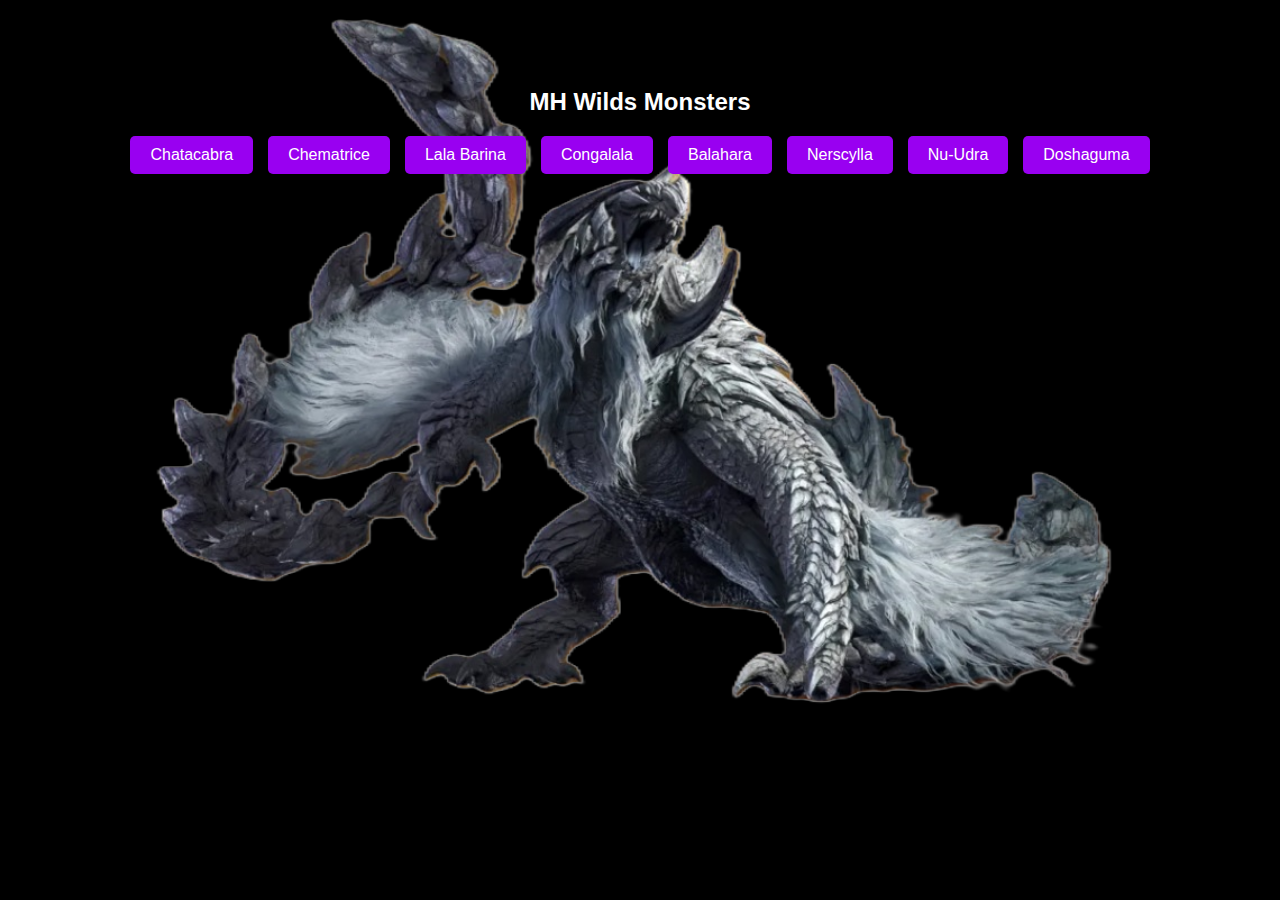
<file: index.html>
<!DOCTYPE html>
<html lang="en">
<head>
    <meta charset="UTF-8">
    <meta name="viewport" content="width=device-width, initial-scale=1.0">
    <link rel="stylesheet" href="home.css"
    <title>MH Wilds Monsters</title>
    <style>
        body {
            font-family: Arial, sans-serif;
            text-align: center;
            margin: 50px;
            color: rgb(0, 0, 0)
            
        }
        .button-container {
            display: flex;
            flex-wrap: wrap;
            justify-content: center;
            gap: 15px;
        }
        .button {
            padding: 10px 20px;
            font-size: 16px;
            background-color: #9900f1;
            color: white;
            border: none;
            border-radius: 5px;
            cursor: pointer;
            transition: background 0.3s ease;
        }
        .button:hover {
            background-color: #ff00bf;
        }
        
    </style>
</head>
<body>

    <h2>MH Wilds Monsters</h2>
    
    <div class="button-container">
        <button class="button" onclick="window.location.href='Chatacabra/chatacabra.html'">Chatacabra</button>
        <button class="button" onclick="window.location.href='Chematrice/chematrice.html'">Chematrice</button>
        <button class="button" onclick="window.location.href='Lala_Barina/lala_barina.html'">Lala Barina</button>
        <button class="button" onclick="window.location.href='Congalala/congalala.html'">Congalala</button>
        <button class="button" onclick="window.location.href='Balahara/balahara.html'">Balahara</button>
        <button class="button" onclick="window.location.href='Nerscylla/nerscylla.html'">Nerscylla</button>
        <button class="button" onclick="window.location.href='Nu_Udra/nu_udra.html'">Nu-Udra</button>
        <button class="button" onclick="window.location.href='Doshaguma/doshaguma.html'">Doshaguma</button>
    </div>

</body>
</html>
</file>
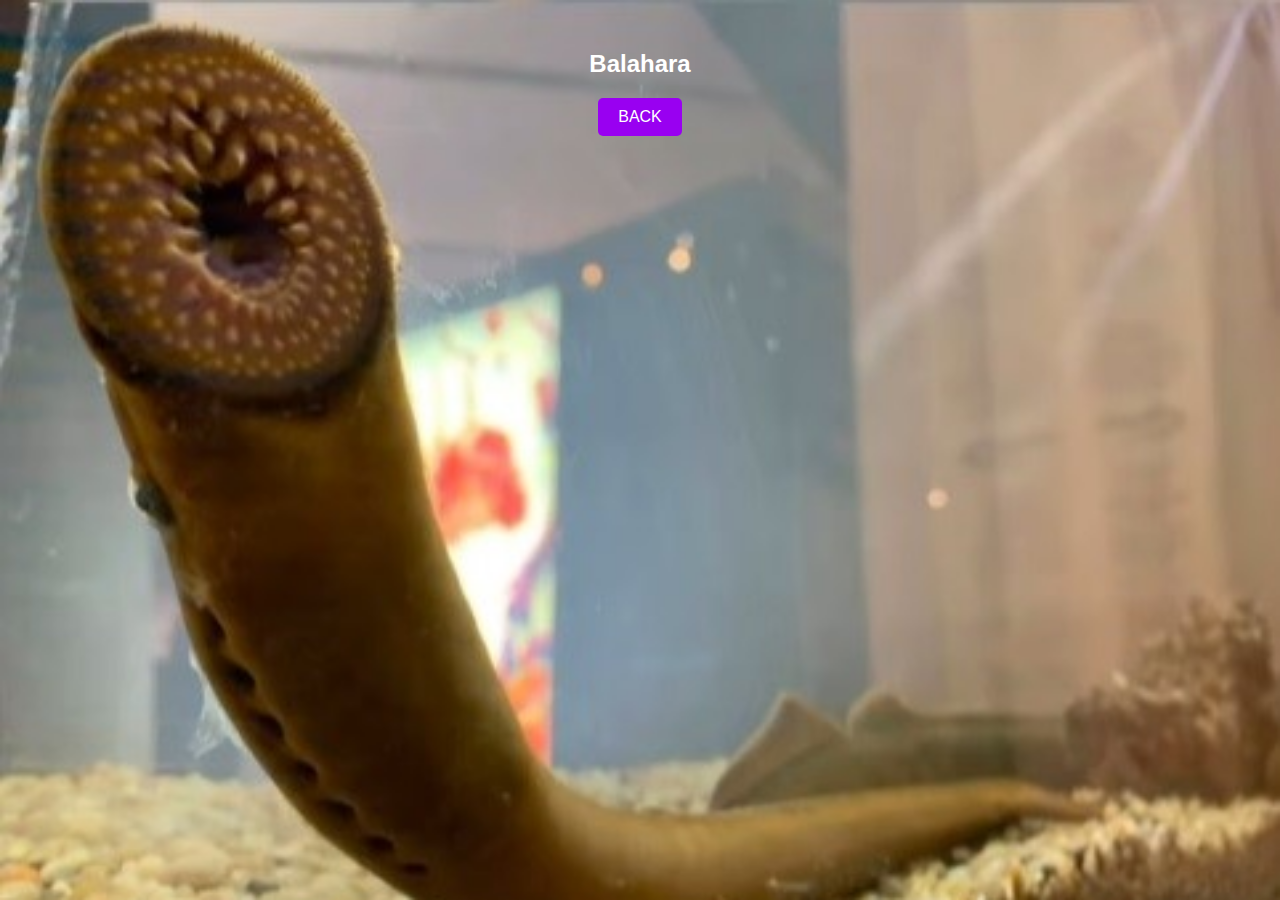
<file: Balahara/balahara.html>
<!DOCTYPE html>
<html lang="en">
<head>
    <meta charset="UTF-8">
    <meta name="viewport" content="width=device-width, initial-scale=1.0">
    <link rel="stylesheet" href="balahara.css"
    <title></title>
    <style>

        body {
            font-family: Arial, sans-serif;
            text-align: center;
            margin: 50px;
            color: rgb(0, 0, 0)
            
        } 

        .button {
            padding: 10px 20px;
            font-size: 16px;
            background-color: #9900f1;
            color: white;
            border: none;
            border-radius: 5px;
            cursor: pointer;
        }
        
        .button:hover {
            background-color: #ff00bf;
        }

    </style>
</head>
<body>

    <h2>Balahara</h2>
    <button class="button" onclick="window.location.href='/index.html'">BACK</button>
    </div>

   
</body>
</html
</file>
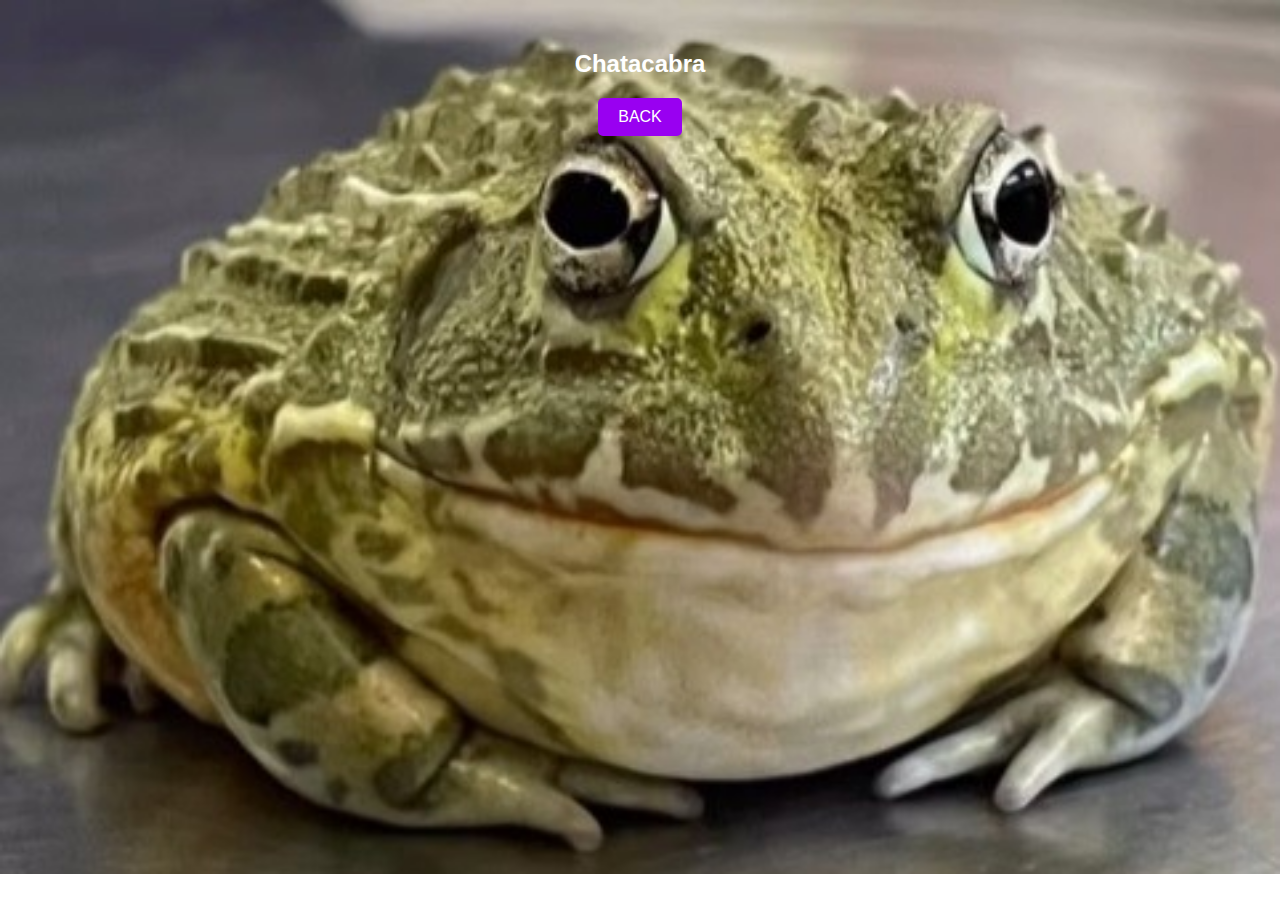
<file: Chatacabra/chatacabra.html>
<!DOCTYPE html>
<html lang="en">
<head>
    <meta charset="UTF-8">
    <meta name="viewport" content="width=device-width, initial-scale=1.0">
    <link rel="stylesheet" href="chatacabra.css"
    <title></title>
    <style>

        body {
            font-family: Arial, sans-serif;
            text-align: center;
            margin: 50px;
            color: rgb(0, 0, 0)
            
        } 

        .button {
            padding: 10px 20px;
            font-size: 16px;
            background-color: #9900f1;
            color: white;
            border: none;
            border-radius: 5px;
            cursor: pointer;
        }
        
        .button:hover {
            background-color: #ff00bf;
        }

    </style>
</head>
<body>

    <h2>Chatacabra</h2>
    <button class="button" onclick="window.location.href='../index.html'">BACK</button>
    </div>

   
</body>
</html
</file>
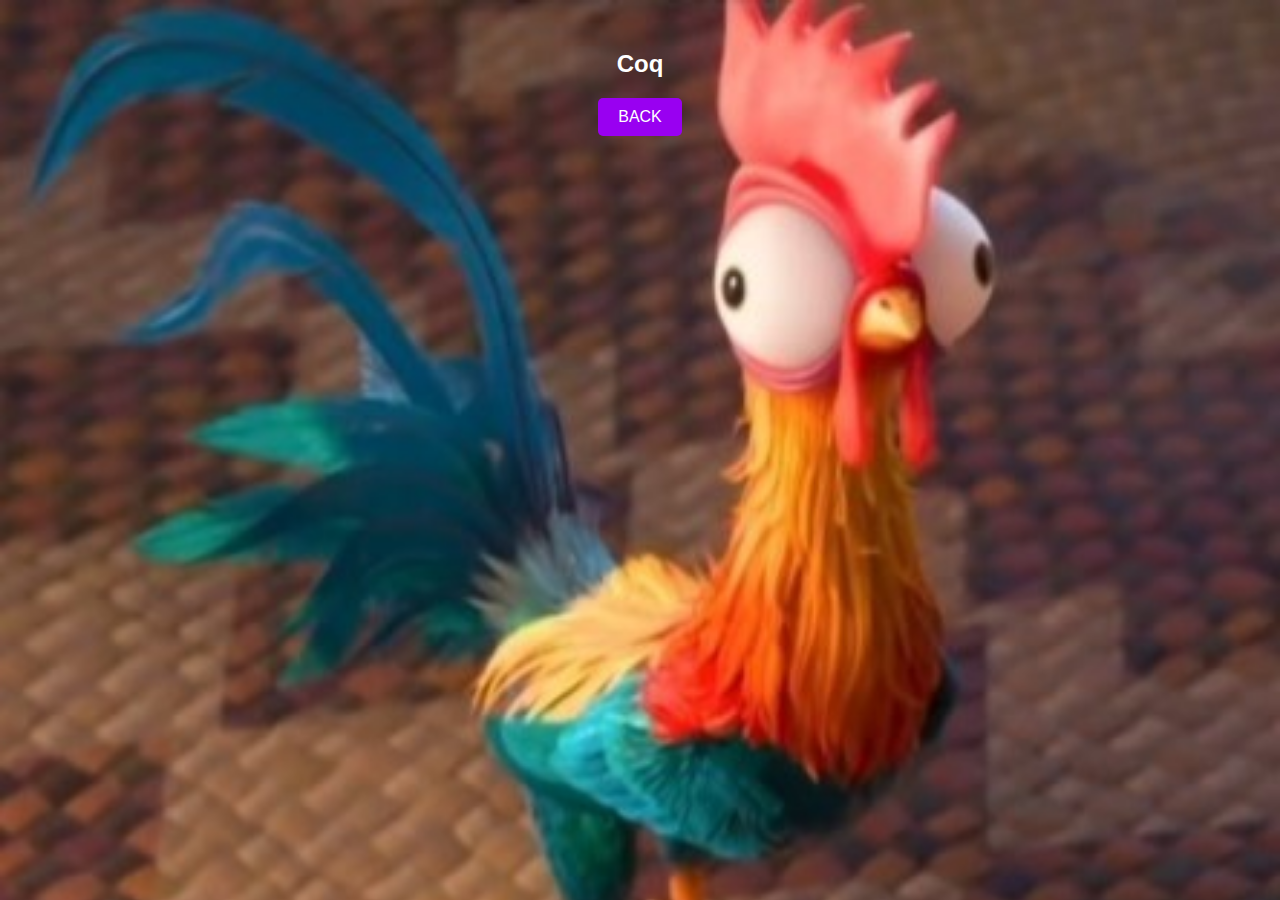
<file: Chematrice/chematrice.html>
<!DOCTYPE html>
<html lang="en">
<head>
    <meta charset="UTF-8">
    <meta name="viewport" content="width=device-width, initial-scale=1.0">
    <link rel="stylesheet" href="chematrice.css"
    <title></title>
    <style>

        body {
            font-family: Arial, sans-serif;
            text-align: center;
            margin: 50px;
            color: rgb(0, 0, 0)
            
        } 

        .button {
            padding: 10px 20px;
            font-size: 16px;
            background-color: #9900f1;
            color: white;
            border: none;
            border-radius: 5px;
            cursor: pointer;
        }
        
        .button:hover {
            background-color: #ff00bf;
        }

    </style>
</head>
<body>

    <h2>Coq</h2>
    <button class="button" onclick="window.location.href='../index.html'">BACK</button>
    </div>

   
</body>
</html
</file>
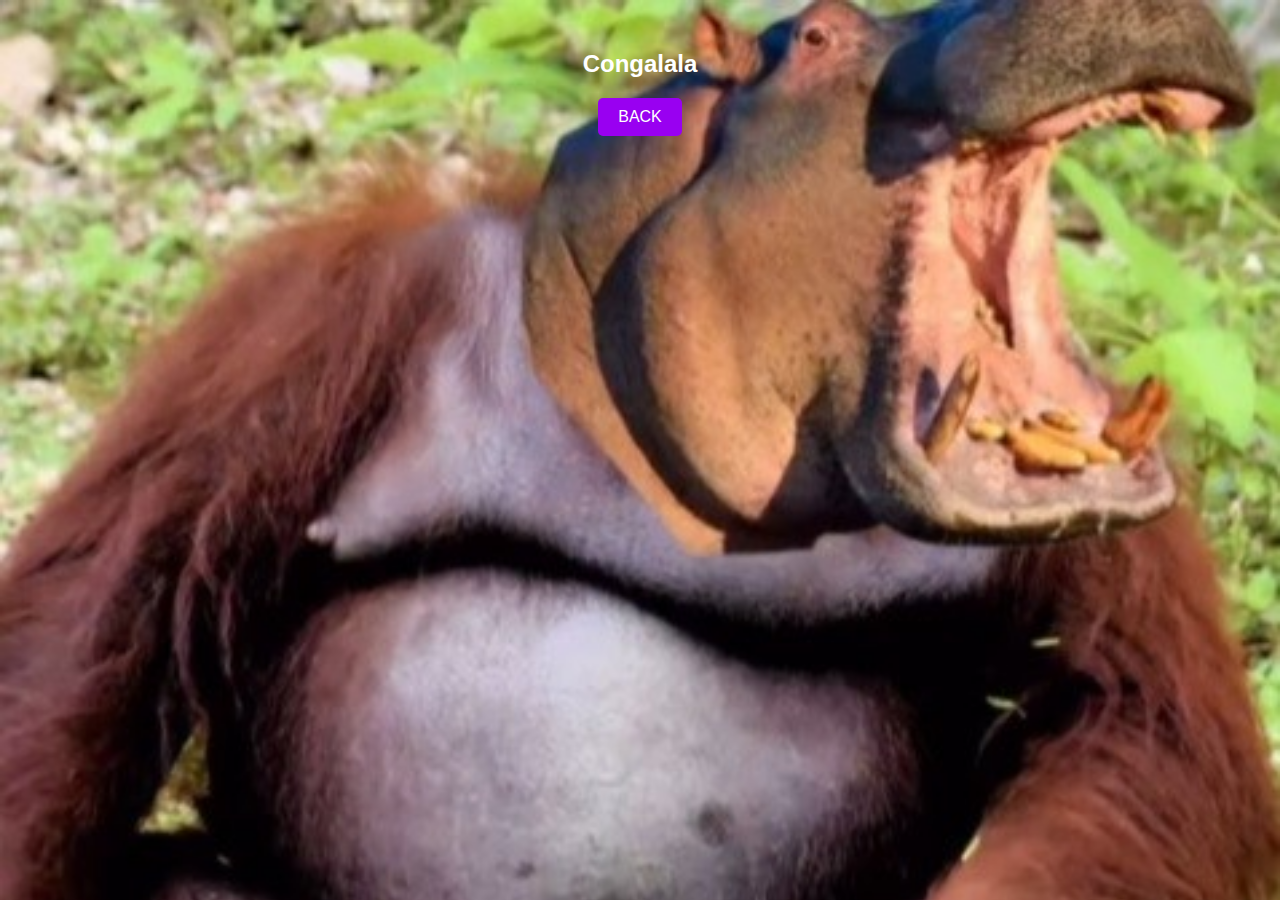
<file: Congalala/congalala.html>
<!DOCTYPE html>
<html lang="en">
<head>
    <meta charset="UTF-8">
    <meta name="viewport" content="width=device-width, initial-scale=1.0">
    <link rel="stylesheet" href="congalala.css"
    <title></title>
    <style>

        body {
            font-family: Arial, sans-serif;
            text-align: center;
            margin: 50px;
            color: rgb(0, 0, 0)
            
        } 

        .button {
            padding: 10px 20px;
            font-size: 16px;
            background-color: #9900f1;
            color: white;
            border: none;
            border-radius: 5px;
            cursor: pointer;
        }
        
        .button:hover {
            background-color: #ff00bf;
        }

    </style>
</head>
<body>

    <h2>Congalala</h2>
    <button class="button" onclick="window.location.href='../index.html'">BACK</button>
    </div>

   
</body>
</html
</file>
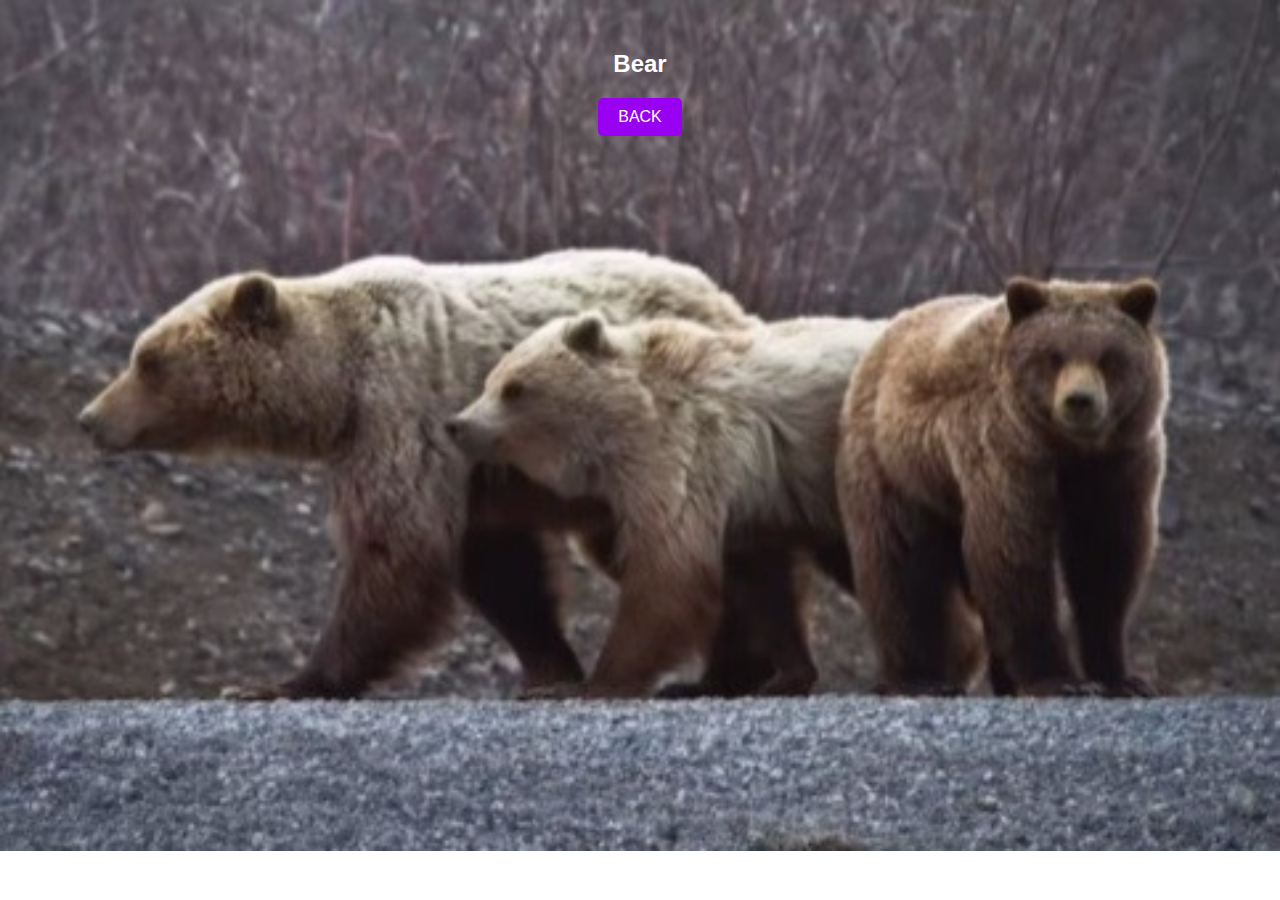
<file: Doshaguma/doshaguma.html>
<!DOCTYPE html>
<html lang="en">
<head>
    <meta charset="UTF-8">
    <meta name="viewport" content="width=device-width, initial-scale=1.0">
    <link rel="stylesheet" href="doshaguma.css"
    <title></title>
    <style>

        body {
            font-family: Arial, sans-serif;
            text-align: center;
            margin: 50px;
            color: rgb(0, 0, 0)
            
        } 

        .button {
            padding: 10px 20px;
            font-size: 16px;
            background-color: #9900f1;
            color: white;
            border: none;
            border-radius: 5px;
            cursor: pointer;
        }
        
        .button:hover {
            background-color: #ff00bf;
        }

    </style>
</head>
<body>

    <h2>Bear</h2>
    <button class="button" onclick="window.location.href='/index.html'">BACK</button>
    </div>

   
</body>
</html
</file>
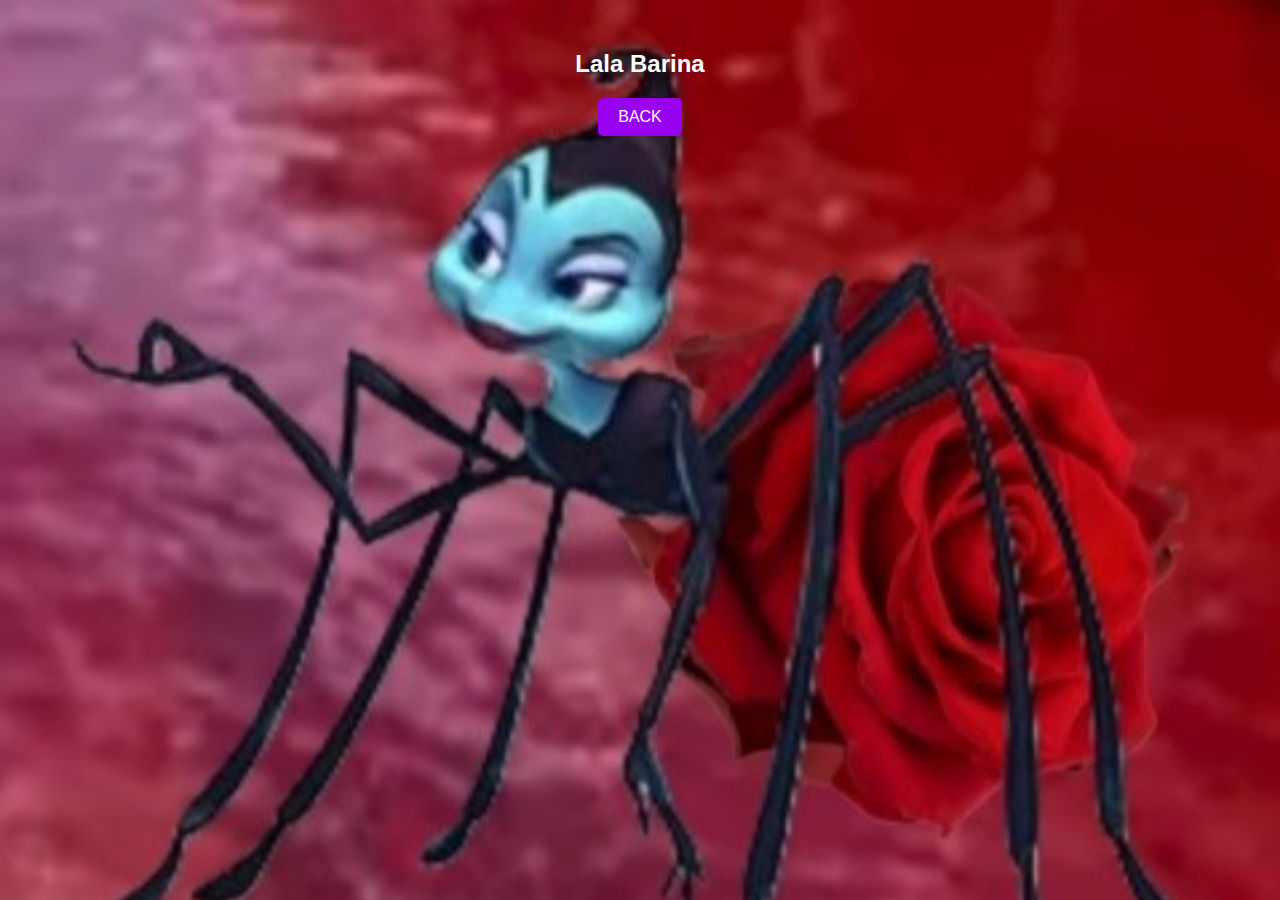
<file: Lala_Barina/lala_barina.html>
<!DOCTYPE html>
<html lang="en">
<head>
    <meta charset="UTF-8">
    <meta name="viewport" content="width=device-width, initial-scale=1.0">
    <link rel="stylesheet" href="lala_barina.css"
    <title></title>
    <style>

        body {
            font-family: Arial, sans-serif;
            text-align: center;
            margin: 50px;
            color: rgb(0, 0, 0)
            
        } 

        .button {
            padding: 10px 20px;
            font-size: 16px;
            background-color: #9900f1;
            color: white;
            border: none;
            border-radius: 5px;
            cursor: pointer;
        }
        
        .button:hover {
            background-color: #ff00bf;
        }

    </style>
</head>
<body>

    <h2>Lala Barina</h2>
    <button class="button" onclick="window.location.href='../index.html'">BACK</button>
    </div>

   
</body>
</html
</file>
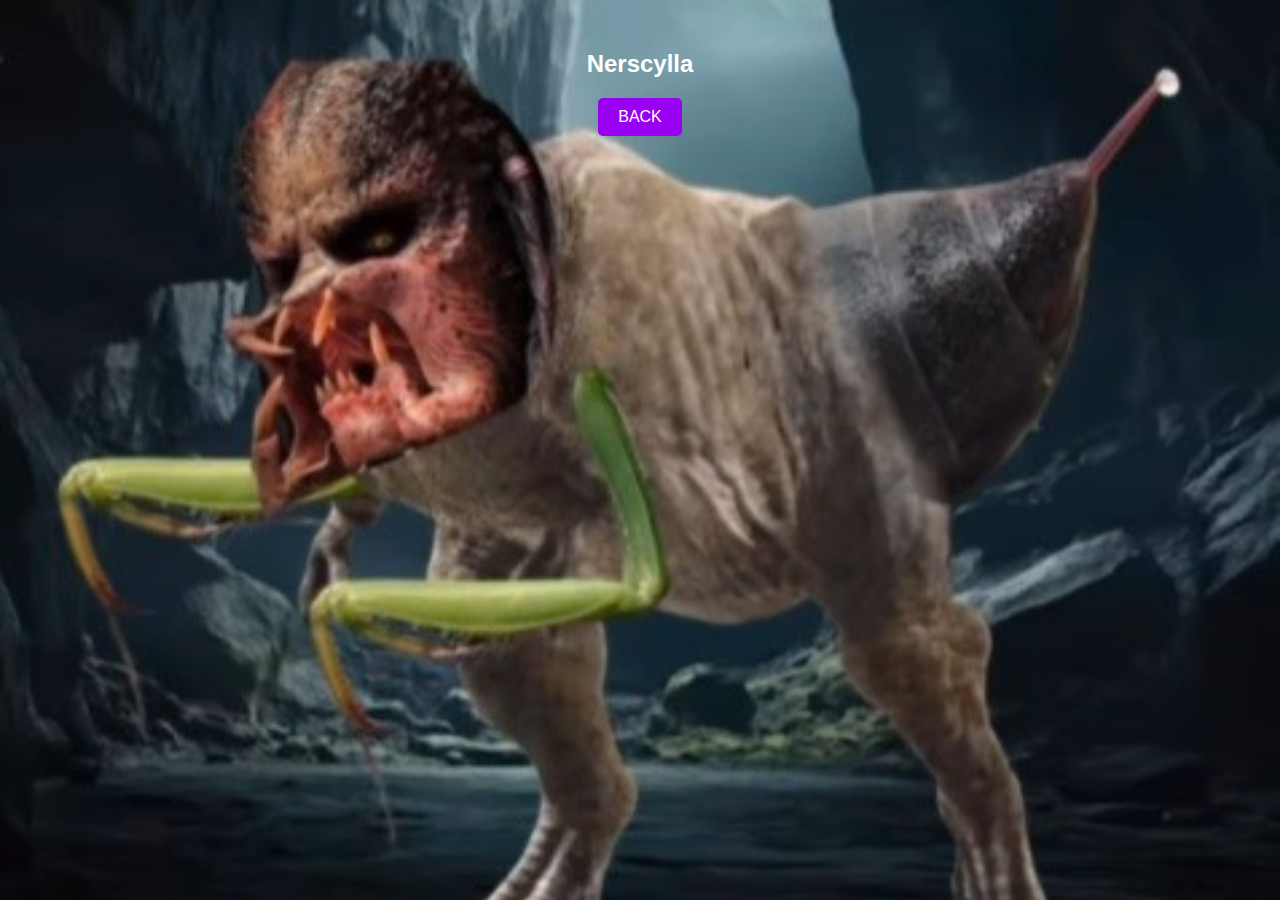
<file: Nerscylla/nerscylla.html>
<!DOCTYPE html>
<html lang="en">
<head>
    <meta charset="UTF-8">
    <meta name="viewport" content="width=device-width, initial-scale=1.0">
    <link rel="stylesheet" href="nerscylla.css"
    <title></title>
    <style>

        body {
            font-family: Arial, sans-serif;
            text-align: center;
            margin: 50px;
            color: rgb(0, 0, 0)
            
        } 

        .button {
            padding: 10px 20px;
            font-size: 16px;
            background-color: #9900f1;
            color: white;
            border: none;
            border-radius: 5px;
            cursor: pointer;
        }
        
        .button:hover {
            background-color: #ff00bf;
        }

    </style>
</head>
<body>

    <h2>Nerscylla</h2>
    <button class="button" onclick="window.location.href='../index.html'">BACK</button>
    </div>

   
</body>
</html
</file>
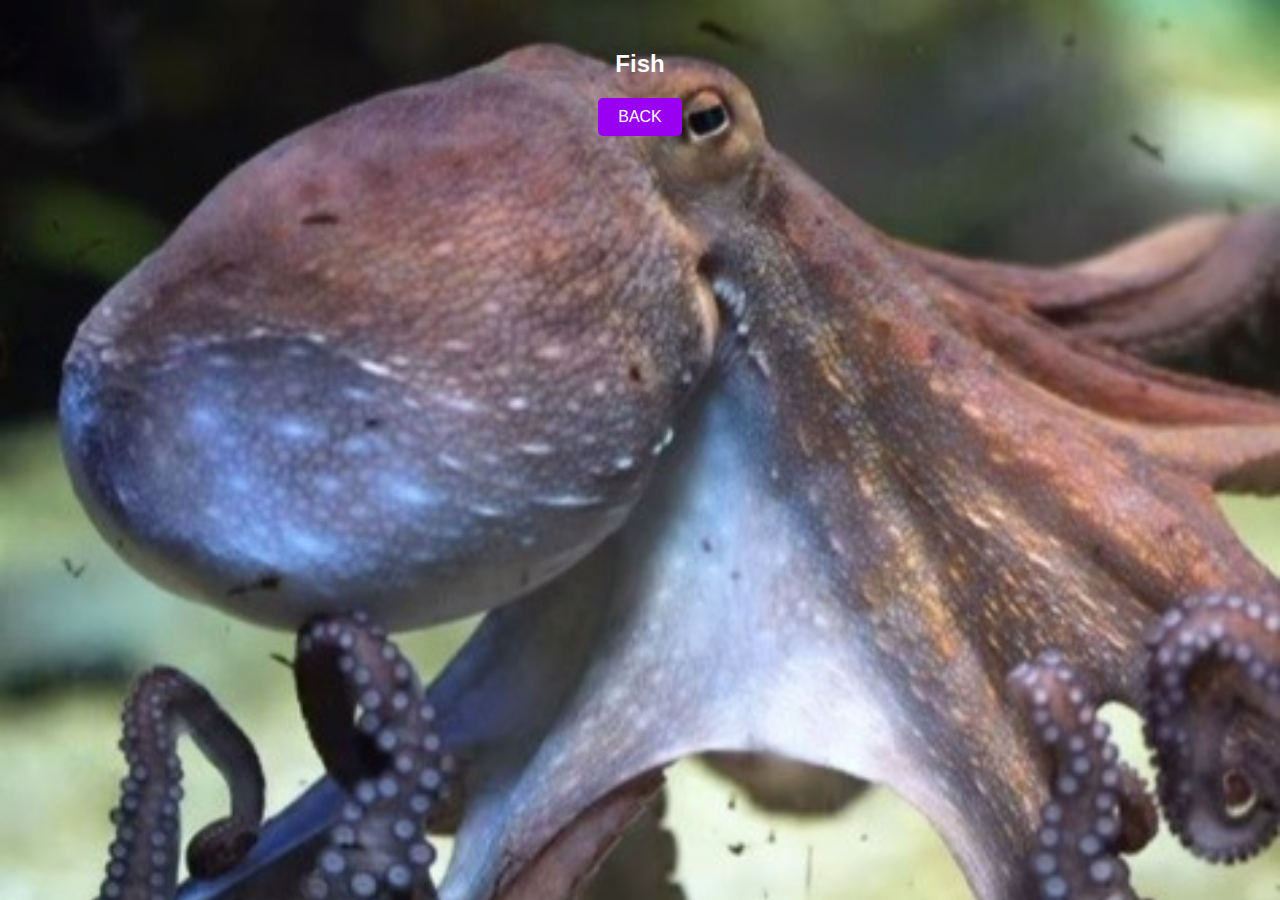
<file: Nu_Udra/nu_udra.html>
<!DOCTYPE html>
<html lang="en">
<head>
    <meta charset="UTF-8">
    <meta name="viewport" content="width=device-width, initial-scale=1.0">
    <link rel="stylesheet" href="nu_udra.css"
    <title></title>
    <style>

        body {
            font-family: Arial, sans-serif;
            text-align: center;
            margin: 50px;
            color: rgb(0, 0, 0)
            
        } 

        .button {
            padding: 10px 20px;
            font-size: 16px;
            background-color: #9900f1;
            color: white;
            border: none;
            border-radius: 5px;
            cursor: pointer;
        }
        
        .button:hover {
            background-color: #ff00bf;
        }

    </style>
</head>
<body>

    <h2>Fish</h2>
    <button class="button" onclick="window.location.href='/index.html'">BACK</button>
    </div>

   
</body>
</html
</file>
<file: home.css>
body {
    background-image: url('images/background1.png');
    background-size: cover;
    background-position: auto;
    background-repeat: no-repeat;
    background-color: black
}

h2 {
    color: white
}
</file>
<file: Balahara/balahara.css>
body {
    background-image: url('balahara.jpg');
    background-size: cover;
    background-position: auto;
    background-repeat: no-repeat;
}

h2 {
    color: white;
}
</file>
<file: Chatacabra/chatacabra.css>
body {
    background-image: url('chatacabra.jpg');
    background-size: cover;
    background-position: auto;
    background-repeat: no-repeat;
}

h2 {
    color: white;
}
</file>
<file: Chematrice/chematrice.css>
body {
    background-image: url('chematrice.jpg');
    background-size: cover;
    background-position: auto;
    background-repeat: no-repeat;
}

h2 {
    color: white;
}
</file>
<file: Congalala/congalala.css>
body {
    background-image: url('congalala.jpg');
    background-size: cover;
    background-position: auto;
    background-repeat: no-repeat;
}

h2 {
    color: white;
}
</file>
<file: Doshaguma/doshaguma.css>
body {
    background-image: url('doshaguma.jpg');
    background-size: cover;
    background-position: auto;
    background-repeat: no-repeat;
}

h2 {
    color: white;
}
</file>
<file: Lala_Barina/lala_barina.css>
body {
    background-image: url('lala_barina.jpg');
    background-size: cover;
    background-position: auto;
    background-repeat: no-repeat;
}

h2 {
    color: white;
}
</file>
<file: Nerscylla/nerscylla.css>
body {
    background-image: url('nerscylla.jpg');
    background-size: cover;
    background-position: auto;
    background-repeat: no-repeat;
}

h2 {
    color: white;
}
</file>
<file: Nu_Udra/nu_udra.css>
body {
    background-image: url('nu_udra.jpg');
    background-size: cover;
    background-position: auto;
    background-repeat: no-repeat;
}

h2 {
    color: white;
}
</file>
